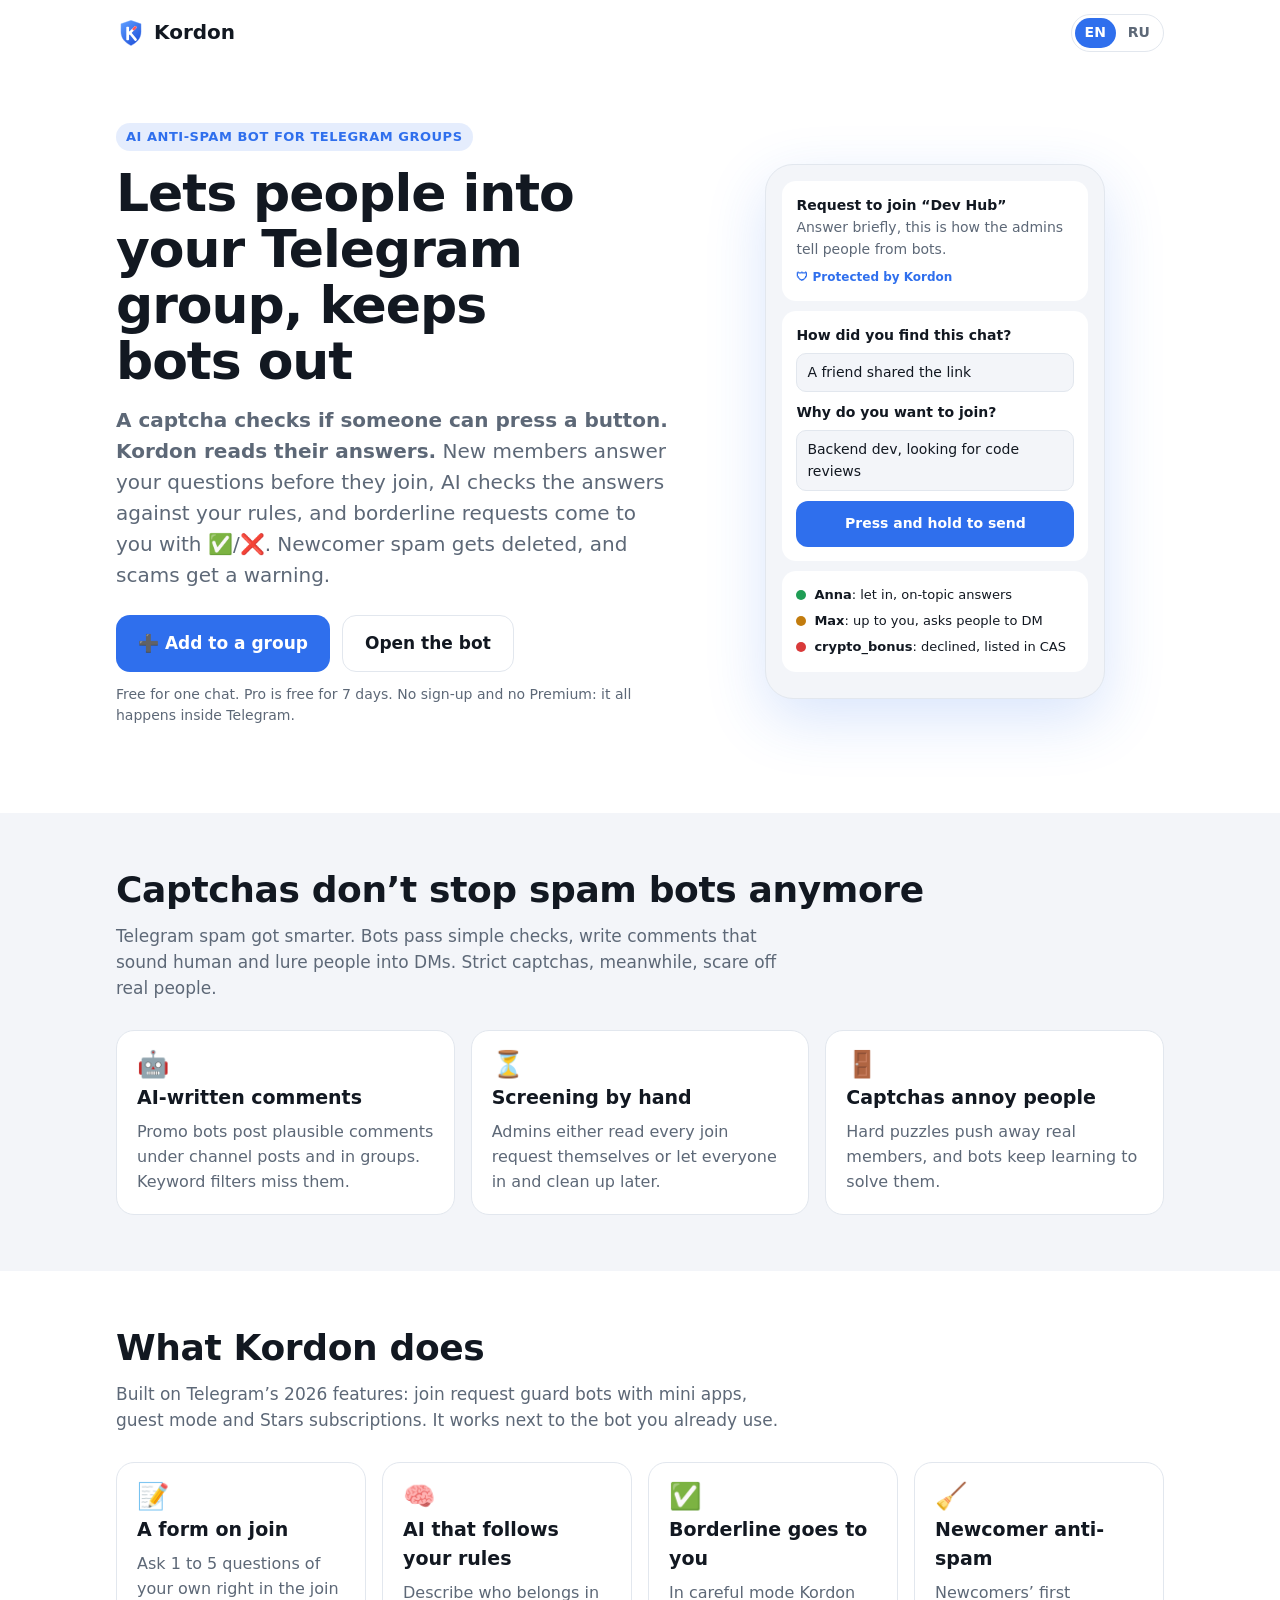
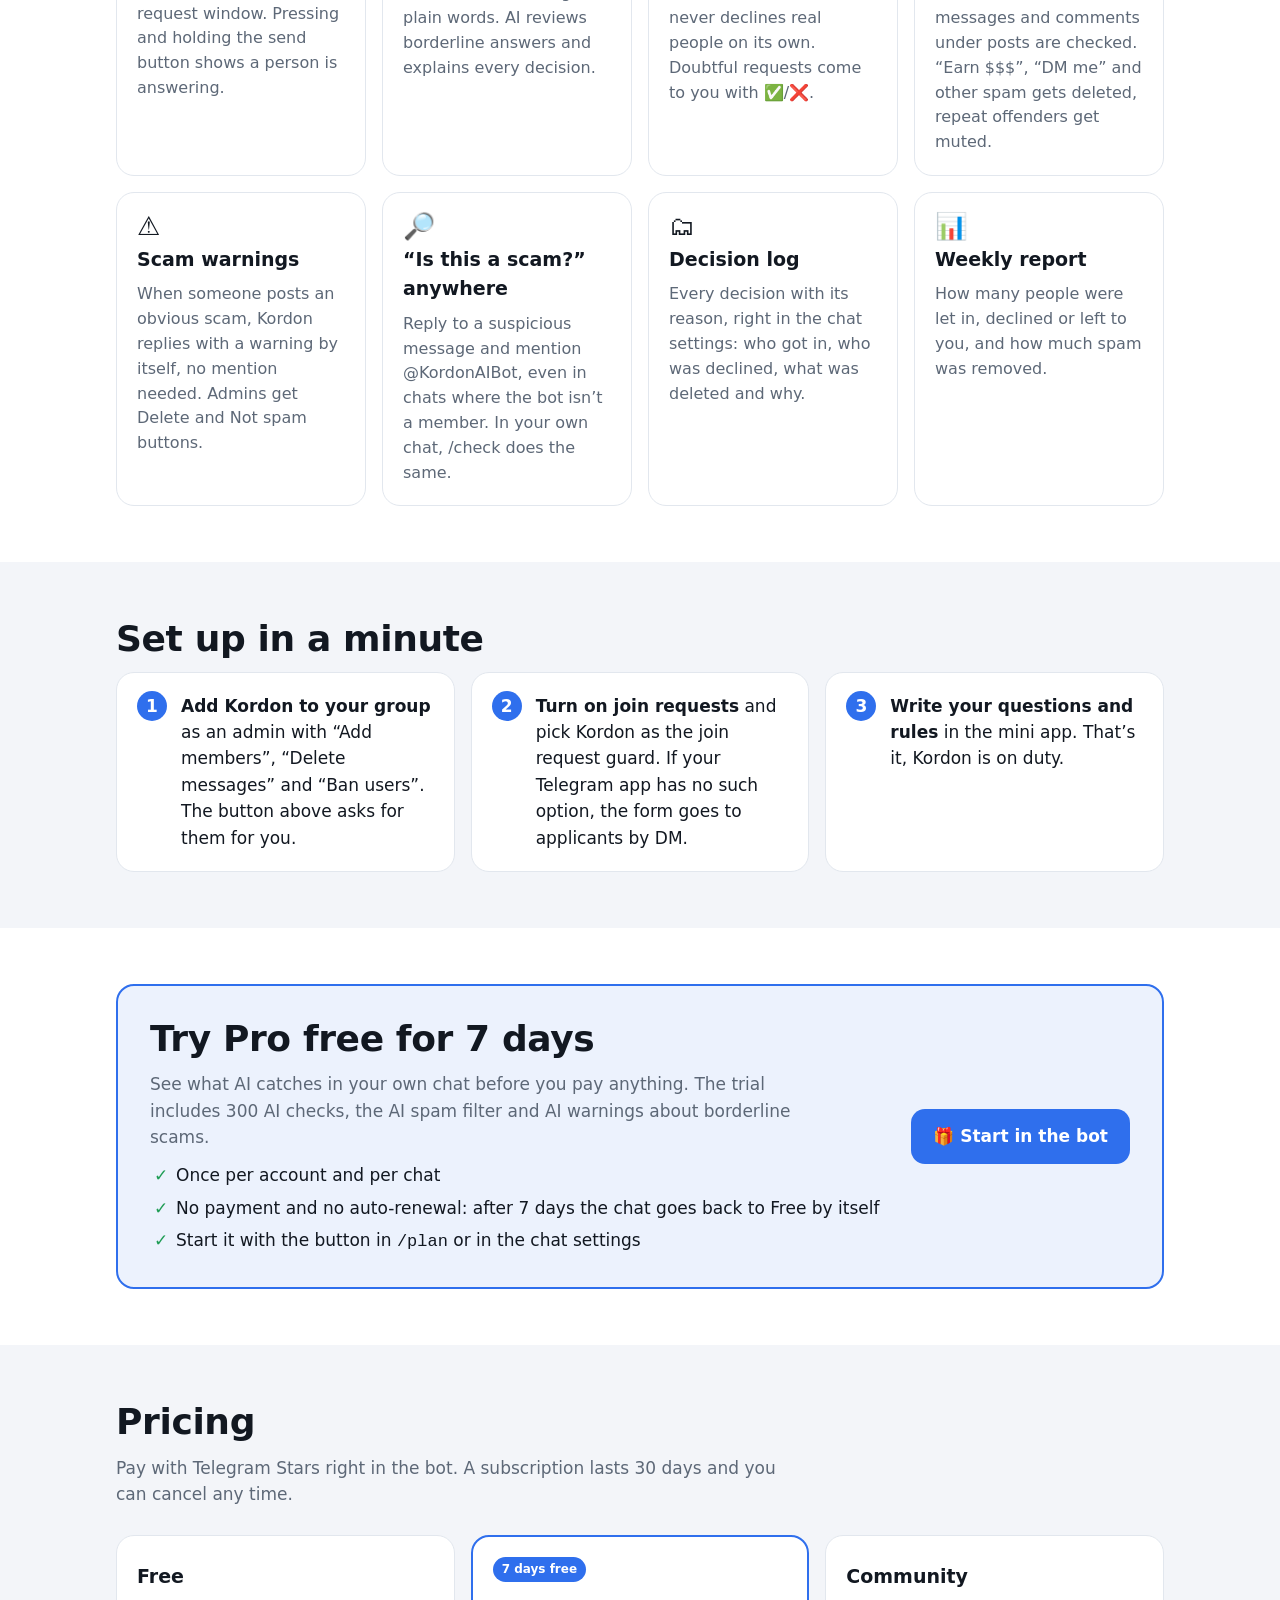
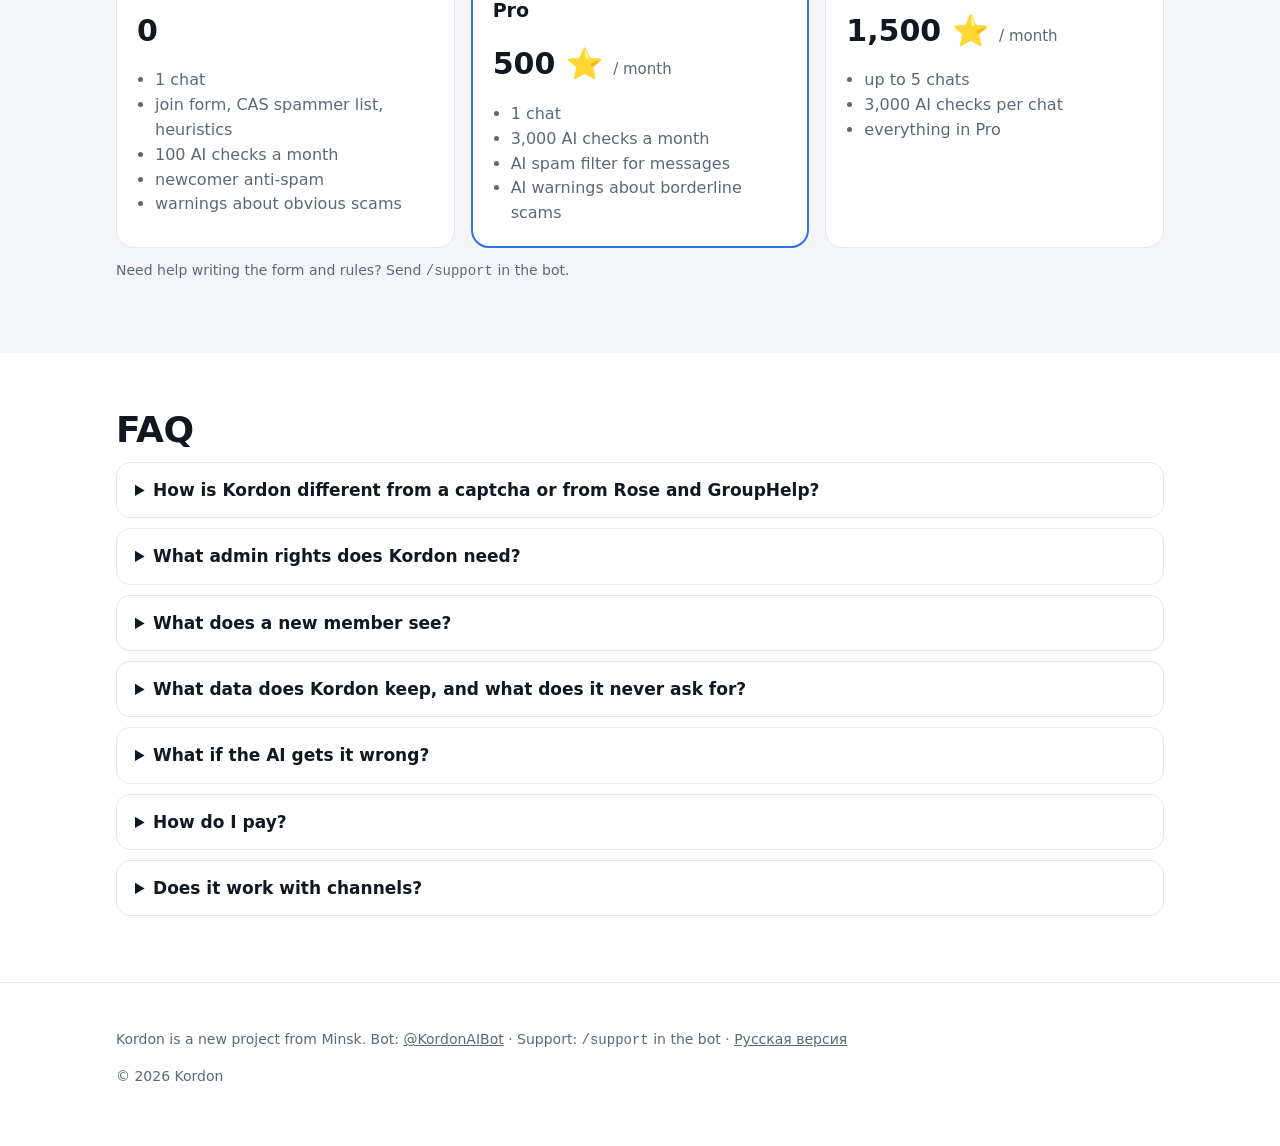
<file: index.html>
<!doctype html>
<html lang="en">
<head>
<meta charset="utf-8">
<meta name="viewport" content="width=device-width, initial-scale=1">
<title>Kordon: Telegram Anti-Spam Bot &amp; Captcha Alternative</title>
<meta name="description" content="AI join request bot for Telegram groups. New members answer your questions, AI checks them against your rules and flags scams. Free for 1 chat.">
<link rel="canonical" href="https://yarik002.github.io/kordon-site/">
<link rel="alternate" hreflang="en" href="https://yarik002.github.io/kordon-site/">
<link rel="alternate" hreflang="ru" href="https://yarik002.github.io/kordon-site/ru/">
<link rel="alternate" hreflang="x-default" href="https://yarik002.github.io/kordon-site/">
<link rel="icon" href="logo.svg" type="image/svg+xml">
<meta property="og:type" content="website">
<meta property="og:site_name" content="Kordon">
<meta property="og:locale" content="en_US">
<meta property="og:locale:alternate" content="ru_RU">
<meta property="og:url" content="https://yarik002.github.io/kordon-site/">
<meta property="og:title" content="Kordon: lets people into your Telegram group, keeps bots out">
<meta property="og:description" content="A captcha checks if someone can press a button. Kordon reads their answers. AI anti-spam and join request guard for Telegram groups.">
<meta property="og:image" content="https://yarik002.github.io/kordon-site/og.png">
<meta property="og:image:width" content="1200">
<meta property="og:image:height" content="630">
<meta property="og:image:alt" content="Kordon logo, a shield with the letter K: people in, bots out">
<meta name="twitter:card" content="summary_large_image">
<meta name="twitter:title" content="Kordon: lets people into your Telegram group, keeps bots out">
<meta name="twitter:description" content="A captcha checks if someone can press a button. Kordon reads their answers. Free for 1 chat.">
<meta name="twitter:image" content="https://yarik002.github.io/kordon-site/og.png">
<meta name="theme-color" content="#0C1D48">
<link rel="stylesheet" href="style.css">
<script type="application/ld+json">
{
  "@context": "https://schema.org",
  "@graph": [
    {
      "@type": "Organization",
      "@id": "https://yarik002.github.io/kordon-site/#org",
      "name": "Kordon",
      "url": "https://yarik002.github.io/kordon-site/",
      "logo": "https://yarik002.github.io/kordon-site/logo.svg",
      "sameAs": ["https://t.me/KordonAIBot"]
    },
    {
      "@type": "SoftwareApplication",
      "name": "Kordon",
      "alternateName": "@KordonAIBot",
      "applicationCategory": "SecurityApplication",
      "operatingSystem": "Telegram",
      "inLanguage": ["en", "ru"],
      "url": "https://yarik002.github.io/kordon-site/",
      "installUrl": "https://t.me/KordonAIBot?start=site",
      "image": "https://yarik002.github.io/kordon-site/og.png",
      "description": "AI anti-spam bot and join request guard for Telegram groups and channels. New members answer the admin's questions, AI checks the answers against the admin's rules, and Kordon warns the chat about scams.",
      "publisher": {"@id": "https://yarik002.github.io/kordon-site/#org"},
      "offers": [
        {"@type": "Offer", "name": "Free", "price": "0", "priceCurrency": "USD", "description": "1 chat, join form, CAS spammer list, heuristics, 100 AI checks a month, warnings about obvious scams."},
        {"@type": "Offer", "name": "Pro", "description": "500 Telegram Stars a month. 1 chat, 3,000 AI checks a month, AI spam filter, AI warnings about borderline scams. 7-day free trial once, no auto-renewal."},
        {"@type": "Offer", "name": "Community", "description": "1,500 Telegram Stars a month. Up to 5 chats, 3,000 AI checks per chat."}
      ]
    },
    {
      "@type": "FAQPage",
      "mainEntity": [
        {"@type": "Question", "name": "How is Kordon different from a captcha or from Rose and GroupHelp?",
         "acceptedAnswer": {"@type": "Answer", "text": "A captcha checks if someone can press a button. Kordon reads their answers and checks them against your rules. Rose and GroupHelp are good at commands, welcome messages and general moderation. Kordon handles the door: it uses Telegram's join request guard slot, so it works next to your current bot, not instead of it. You don't have to switch."}},
        {"@type": "Question", "name": "What admin rights does Kordon need?",
         "acceptedAnswer": {"@type": "Answer", "text": "Three: Add members (to approve join requests), Delete messages (to remove spam) and Ban users (to mute and ban spammers). The Add to group button asks for exactly these. Join requests also need to be turned on in the group settings."}},
        {"@type": "Question", "name": "What does a new member see?",
         "acceptedAnswer": {"@type": "Answer", "text": "When they ask to join, a short form opens right in the join request window, marked Protected by Kordon. They answer your 1 to 5 questions and press and hold to send. If their Telegram app doesn't show the form there yet, Kordon sends the same form by DM. Only the chat's admins see the answers. Nobody needs Telegram Premium."}},
        {"@type": "Question", "name": "What data does Kordon keep, and what does it never ask for?",
         "acceptedAnswer": {"@type": "Answer", "text": "Kordon only sees join requests and messages in chats where it is an admin. Form answers are visible to the chat's admins and are deleted after 30 days. To review borderline cases, the text is sent to an AI provider (Google Gemini or OpenRouter). We don't sell data. Kordon never asks for a crypto wallet, a phone number or login codes. Fake Safeguard-style verification bots ask for these to steal accounts, so if a verification asks for them, it's a scam."}},
        {"@type": "Question", "name": "What if the AI gets it wrong?",
         "acceptedAnswer": {"@type": "Answer", "text": "In careful mode, the default, AI never declines people on its own. Kordon only declines accounts listed in the CAS spammer database automatically. Borderline requests come to you with approve and decline buttons. Every decision has a reason, shown in the notification and in the decision log in the chat settings. Scam warnings come with Delete and Not spam buttons for admins, and Not spam keeps Kordon quiet about that person for a week."}},
        {"@type": "Question", "name": "How do I pay?",
         "acceptedAnswer": {"@type": "Answer", "text": "With Telegram Stars, right in the bot. Pro is 500 Stars and Community is 1,500 Stars for 30 days, and you can cancel any time. You can try Pro for 7 days for free first: once, with no payment and no auto-renewal."}},
        {"@type": "Question", "name": "Does it work with channels?",
         "acceptedAnswer": {"@type": "Answer", "text": "Yes. A private channel with join requests gets the same join form. To protect comments, add Kordon as an admin to the channel's discussion group."}}
      ]
    }
  ]
}
</script>
</head>
<body>
<div class="wrap">
  <header class="top">
    <a class="logo" href="./"><img src="logo.svg" width="30" height="30" alt="Kordon logo">Kordon</a>
    <nav class="langs" aria-label="Language">
      <a href="./" lang="en" aria-current="page">EN</a>
      <a href="ru/" lang="ru" hreflang="ru">RU</a>
    </nav>
  </header>

  <main>
    <div class="hero">
      <div>
        <span class="eyebrow">AI anti-spam bot for Telegram groups</span>
        <h1>Lets people into your Telegram group, keeps bots&nbsp;out</h1>
        <p class="lead"><b>A captcha checks if someone can press a button. Kordon reads their answers.</b> New members answer your questions before they join, AI checks the answers against your rules, and borderline requests come to you with ✅/❌. Newcomer spam gets deleted, and scams get a warning.</p>
        <div class="cta">
          <a class="btn" href="https://t.me/KordonAIBot?startgroup=setup&amp;admin=invite_users+delete_messages+restrict_members">➕ Add to a group</a>
          <a class="btn ghost" href="https://t.me/KordonAIBot?start=site">Open the bot</a>
        </div>
        <p class="note">Free for one chat. Pro is free for 7 days. No sign-up and no Premium: it all happens inside Telegram.</p>
      </div>
      <div class="phone" role="img" aria-label="Example: a join request form and Kordon's decisions">
        <div class="card"><b>Request to join “Dev Hub”</b><br><span class="muted">Answer briefly, this is how the admins tell people from bots.</span><div class="shield">🛡 Protected by Kordon</div></div>
        <div class="card">
          <p class="q">How did you find this chat?</p><div class="a">A friend shared the link</div>
          <p class="q">Why do you want to join?</p><div class="a">Backend dev, looking for code reviews</div>
          <div class="hold">Press and hold to send</div>
        </div>
        <div class="card">
          <div class="verdict"><span class="dot ok"></span><span><b>Anna</b>: let in, on-topic answers</span></div>
          <div class="verdict"><span class="dot warn"></span><span><b>Max</b>: up to you, asks people to DM</span></div>
          <div class="verdict"><span class="dot bad"></span><span><b>crypto_bonus</b>: declined, listed in CAS</span></div>
        </div>
      </div>
    </div>
  </main>
</div>

<section class="alt" id="why">
  <div class="wrap">
    <h2>Captchas don’t stop spam bots anymore</h2>
    <p class="sub">Telegram spam got smarter. Bots pass simple checks, write comments that sound human and lure people into DMs. Strict captchas, meanwhile, scare off real people.</p>
    <div class="grid">
      <div class="tile"><div class="ico">🤖</div><h3>AI-written comments</h3><p>Promo bots post plausible comments under channel posts and in groups. Keyword filters miss them.</p></div>
      <div class="tile"><div class="ico">⏳</div><h3>Screening by hand</h3><p>Admins either read every join request themselves or let everyone in and clean up later.</p></div>
      <div class="tile"><div class="ico">🚪</div><h3>Captchas annoy people</h3><p>Hard puzzles push away real members, and bots keep learning to solve them.</p></div>
    </div>
  </div>
</section>

<section id="features">
  <div class="wrap">
    <h2>What Kordon does</h2>
    <p class="sub">Built on Telegram’s 2026 features: join request guard bots with mini apps, guest mode and Stars subscriptions. It works next to the bot you already use.</p>
    <div class="grid">
      <div class="tile"><div class="ico">📝</div><h3>A form on join</h3><p>Ask 1 to 5 questions of your own right in the join request window. Pressing and holding the send button shows a person is answering.</p></div>
      <div class="tile"><div class="ico">🧠</div><h3>AI that follows your rules</h3><p>Describe who belongs in plain words. AI reviews borderline answers and explains every decision.</p></div>
      <div class="tile"><div class="ico">✅</div><h3>Borderline goes to you</h3><p>In careful mode Kordon never declines real people on its own. Doubtful requests come to you with ✅/❌.</p></div>
      <div class="tile"><div class="ico">🧹</div><h3>Newcomer anti-spam</h3><p>Newcomers’ first messages and comments under posts are checked. “Earn $$$”, “DM me” and other spam gets deleted, repeat offenders get muted.</p></div>
      <div class="tile"><div class="ico">⚠️</div><h3>Scam warnings</h3><p>When someone posts an obvious scam, Kordon replies with a warning by itself, no mention needed. Admins get Delete and Not spam buttons.</p></div>
      <div class="tile"><div class="ico">🔎</div><h3>“Is this a scam?” anywhere</h3><p>Reply to a suspicious message and mention @KordonAIBot, even in chats where the bot isn’t a member. In your own chat, /check does the same.</p></div>
      <div class="tile"><div class="ico">🗂</div><h3>Decision log</h3><p>Every decision with its reason, right in the chat settings: who got in, who was declined, what was deleted and why.</p></div>
      <div class="tile"><div class="ico">📊</div><h3>Weekly report</h3><p>How many people were let in, declined or left to you, and how much spam was removed.</p></div>
    </div>
  </div>
</section>

<section class="alt" id="how">
  <div class="wrap">
    <h2>Set up in a minute</h2>
    <ol class="steps">
      <li><b>Add Kordon to your group</b> as an admin with “Add members”, “Delete messages” and “Ban users”. The button above asks for them for you.</li>
      <li><b>Turn on join requests</b> and pick Kordon as the join request guard. If your Telegram app has no such option, the form goes to applicants by DM.</li>
      <li><b>Write your questions and rules</b> in the mini app. That’s it, Kordon is on duty.</li>
    </ol>
  </div>
</section>

<section id="trial">
  <div class="wrap">
    <div class="trial">
      <div>
        <h2>Try Pro free for 7 days</h2>
        <p>See what AI catches in your own chat before you pay anything. The trial includes 300 AI checks, the AI spam filter and AI warnings about borderline scams.</p>
        <ul class="checks">
          <li>Once per account and per chat</li>
          <li>No payment and no auto-renewal: after 7 days the chat goes back to Free by itself</li>
          <li>Start it with the button in <code>/plan</code> or in the chat settings</li>
        </ul>
      </div>
      <a class="btn" href="https://t.me/KordonAIBot?start=site">🎁 Start in the bot</a>
    </div>
  </div>
</section>

<section class="alt" id="pricing">
  <div class="wrap">
    <h2>Pricing</h2>
    <p class="sub">Pay with Telegram Stars right in the bot. A subscription lasts 30 days and you can cancel any time.</p>
    <div class="grid">
      <div class="tile price"><h3>Free</h3><div class="amount">0</div><ul><li>1 chat</li><li>join form, CAS spammer list, heuristics</li><li>100 AI checks a month</li><li>newcomer anti-spam</li><li>warnings about obvious scams</li></ul></div>
      <div class="tile price hot"><span class="tag">7 days free</span><h3>Pro</h3><div class="amount">500 ⭐ <small>/ month</small></div><ul><li>1 chat</li><li>3,000 AI checks a month</li><li>AI spam filter for messages</li><li>AI warnings about borderline scams</li></ul></div>
      <div class="tile price"><h3>Community</h3><div class="amount">1,500 ⭐ <small>/ month</small></div><ul><li>up to 5 chats</li><li>3,000 AI checks per chat</li><li>everything in Pro</li></ul></div>
    </div>
    <p class="note">Need help writing the form and rules? Send <code>/support</code> in the bot.</p>
  </div>
</section>

<section id="faq">
  <div class="wrap">
    <h2>FAQ</h2>
    <details><summary>How is Kordon different from a captcha or from Rose and GroupHelp?</summary><p>A captcha checks if someone can press a button. Kordon reads their answers and checks them against your rules. Rose and GroupHelp are good at commands, welcome messages and general moderation. Kordon handles the door: it uses Telegram’s join request guard slot, so it works next to your current bot, not instead of it. You don’t have to switch.</p></details>
    <details><summary>What admin rights does Kordon need?</summary><p>Three: “Add members” (to approve join requests), “Delete messages” (to remove spam) and “Ban users” (to mute and ban spammers). The Add to group button asks for exactly these. Join requests also need to be turned on in the group settings.</p></details>
    <details><summary>What does a new member see?</summary><p>When they ask to join, a short form opens right in the join request window, marked “Protected by Kordon”. They answer your 1 to 5 questions and press and hold to send. If their Telegram app doesn’t show the form there yet, Kordon sends the same form by DM. Only the chat’s admins see the answers. Nobody needs Telegram Premium.</p></details>
    <details><summary>What data does Kordon keep, and what does it never ask for?</summary><p>Kordon only sees join requests and messages in chats where it is an admin. Form answers are visible to the chat’s admins and are deleted after 30 days. To review borderline cases, the text is sent to an AI provider (Google Gemini or OpenRouter). We don’t sell data.</p><p><b>Kordon never asks for a crypto wallet, a phone number or login codes.</b> Fake “Safeguard”-style verification bots ask for these to steal accounts, so if a verification asks for them, it’s a scam.</p></details>
    <details><summary>What if the AI gets it wrong?</summary><p>In careful mode, the default, AI never declines people on its own. Kordon only declines accounts listed in the CAS spammer database automatically. Borderline requests come to you with ✅/❌. Every decision has a reason, shown in the notification and in the decision log in the chat settings. Scam warnings come with “Delete” and “Not spam” buttons for admins, and “Not spam” keeps Kordon quiet about that person for a week.</p></details>
    <details><summary>How do I pay?</summary><p>With Telegram Stars, right in the bot. Pro is 500 ⭐ and Community is 1,500 ⭐ for 30 days, and you can cancel any time. You can try Pro for 7 days for free first: once, with no payment and no auto-renewal.</p></details>
    <details><summary>Does it work with channels?</summary><p>Yes. A private channel with join requests gets the same join form. To protect comments, add Kordon as an admin to the channel’s discussion group.</p></details>
  </div>
</section>

<footer>
  <div class="wrap">
    <p>Kordon is a new project from Minsk. Bot: <a href="https://t.me/KordonAIBot?start=site">@KordonAIBot</a> · Support: <code>/support</code> in the bot · <a href="ru/" hreflang="ru" lang="ru">Русская версия</a></p>
    <p>© 2026 Kordon</p>
  </div>
</footer>
</body>
</html>
</file>
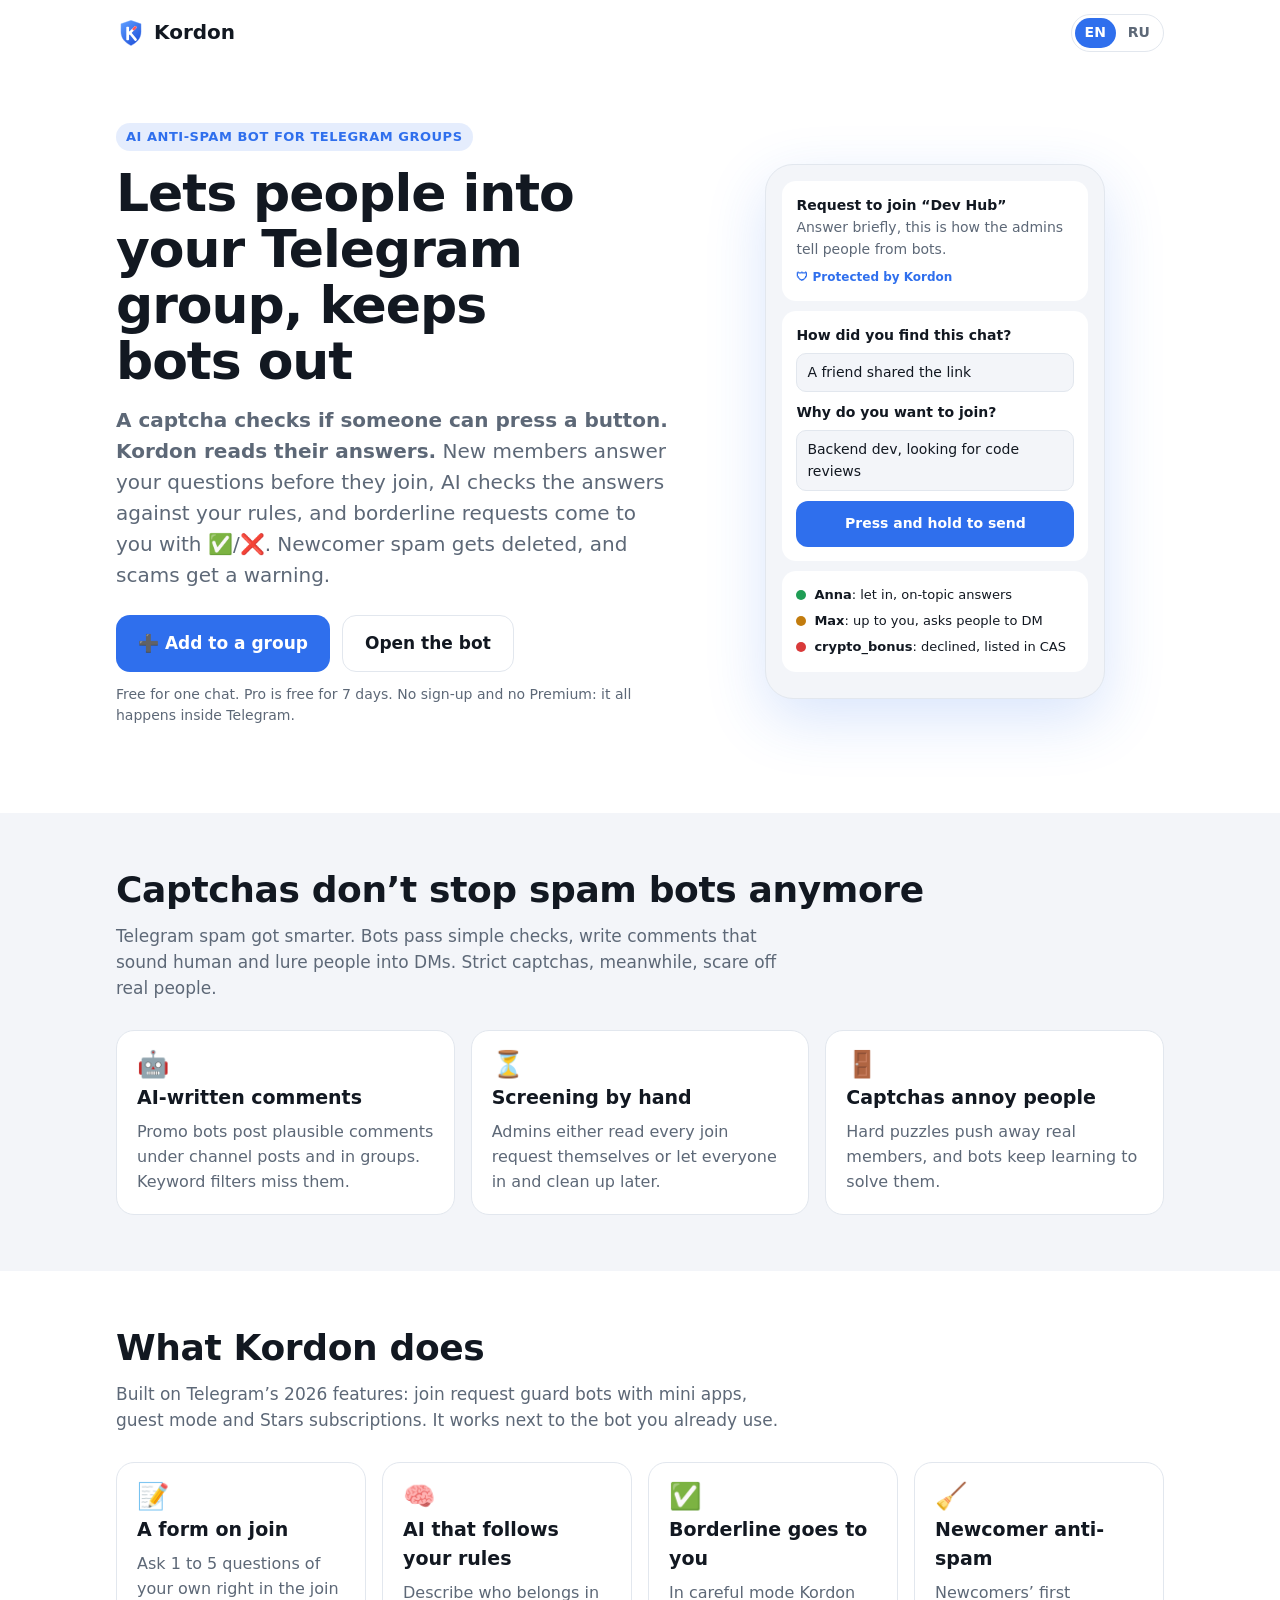
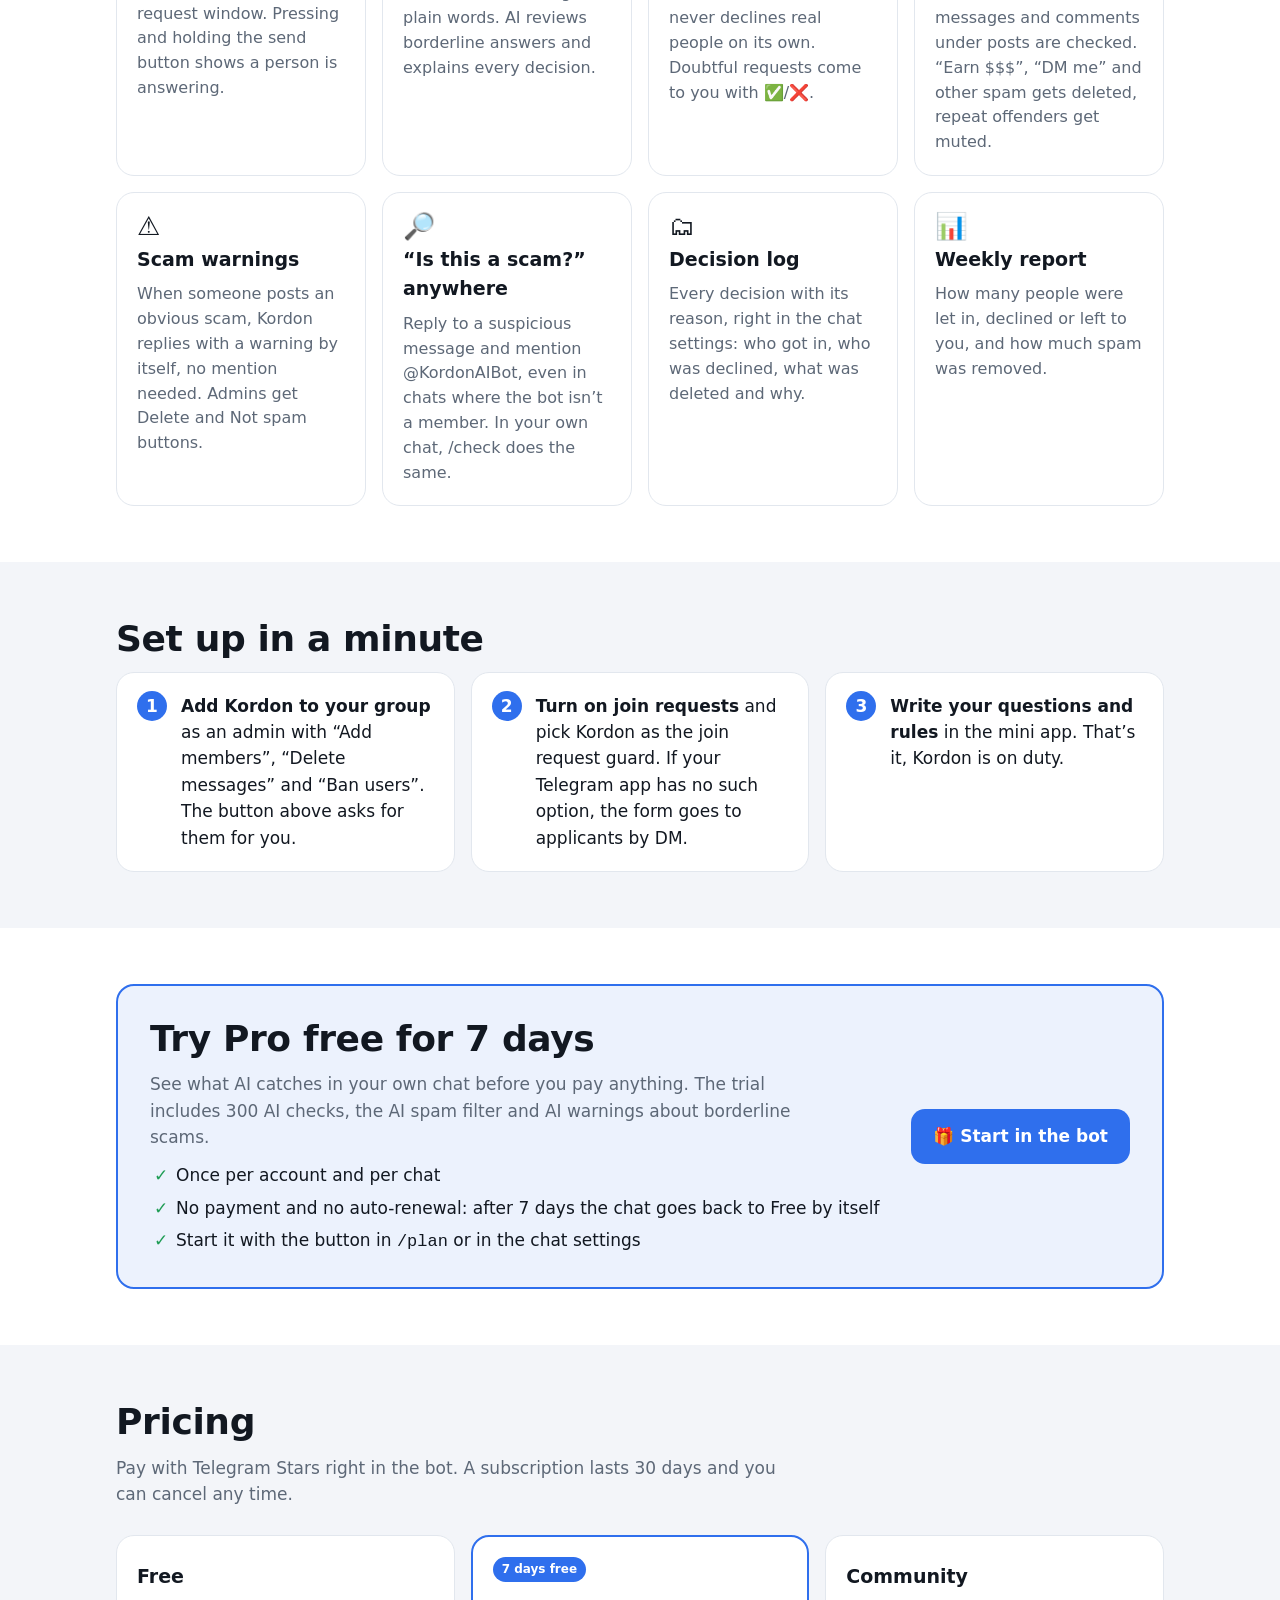
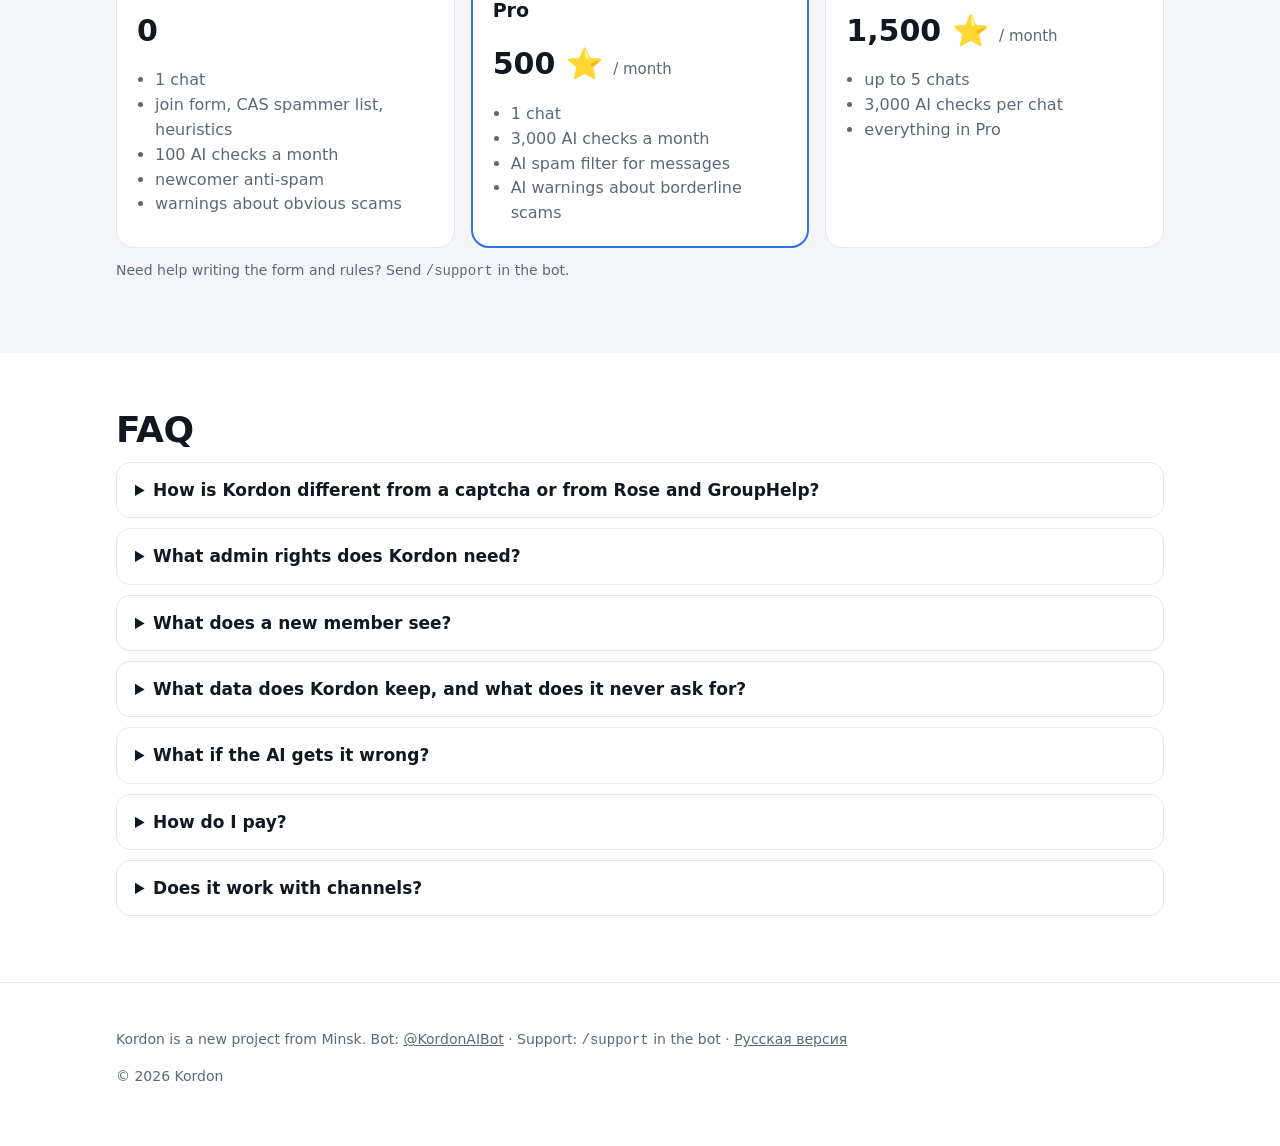
<file: en/index.html>
<!doctype html>
<html lang="en">
<head>
<meta charset="utf-8">
<meta name="viewport" content="width=device-width, initial-scale=1">
<title>Kordon has moved</title>
<link rel="canonical" href="https://yarik002.github.io/kordon-site/">
<meta http-equiv="refresh" content="0; url=../">
<link rel="icon" href="../logo.svg" type="image/svg+xml">
<style>:root{color-scheme:light dark}body{margin:0;padding:48px 16px;font:17px/1.5 system-ui,sans-serif;text-align:center;background:Canvas;color:CanvasText}</style>
</head>
<body>
<p>The English page of Kordon now lives at the main address.</p>
<p><a href="../">Go to the Kordon homepage</a></p>
</body>
</html>
</file>
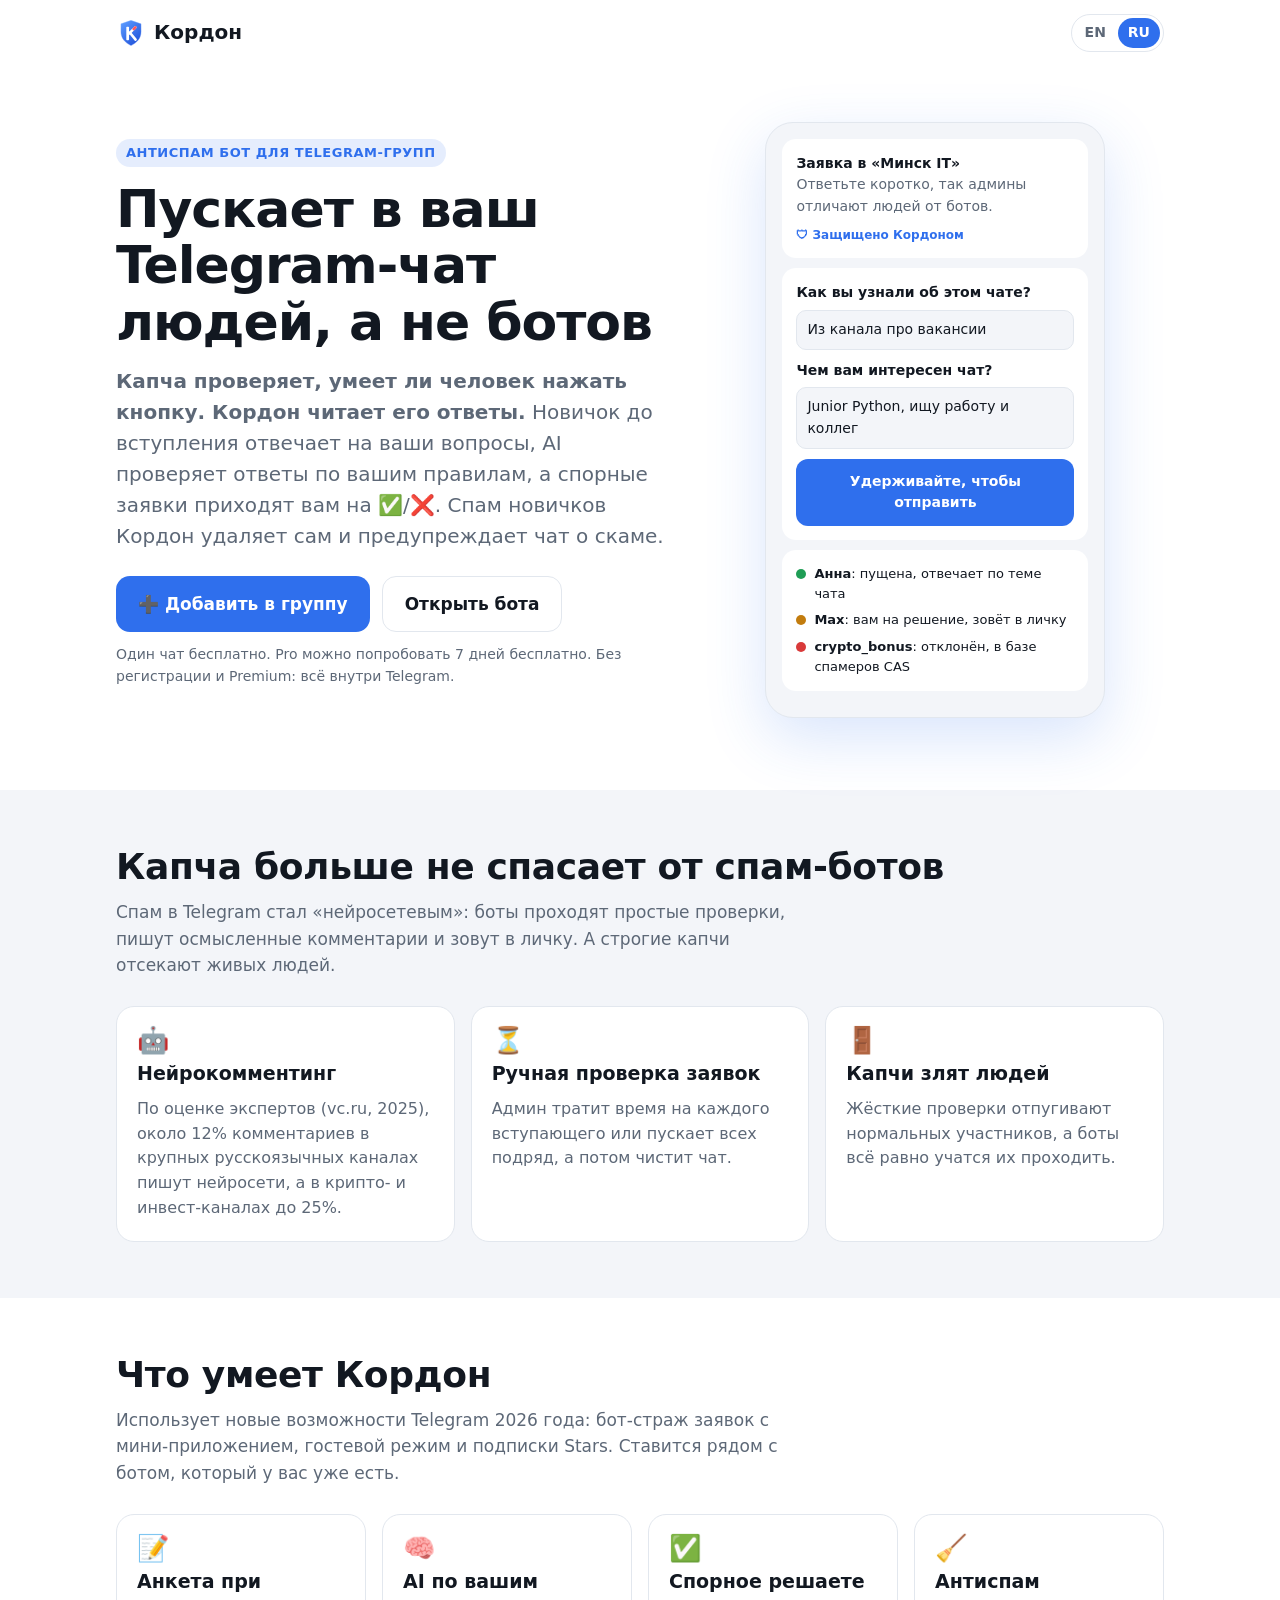
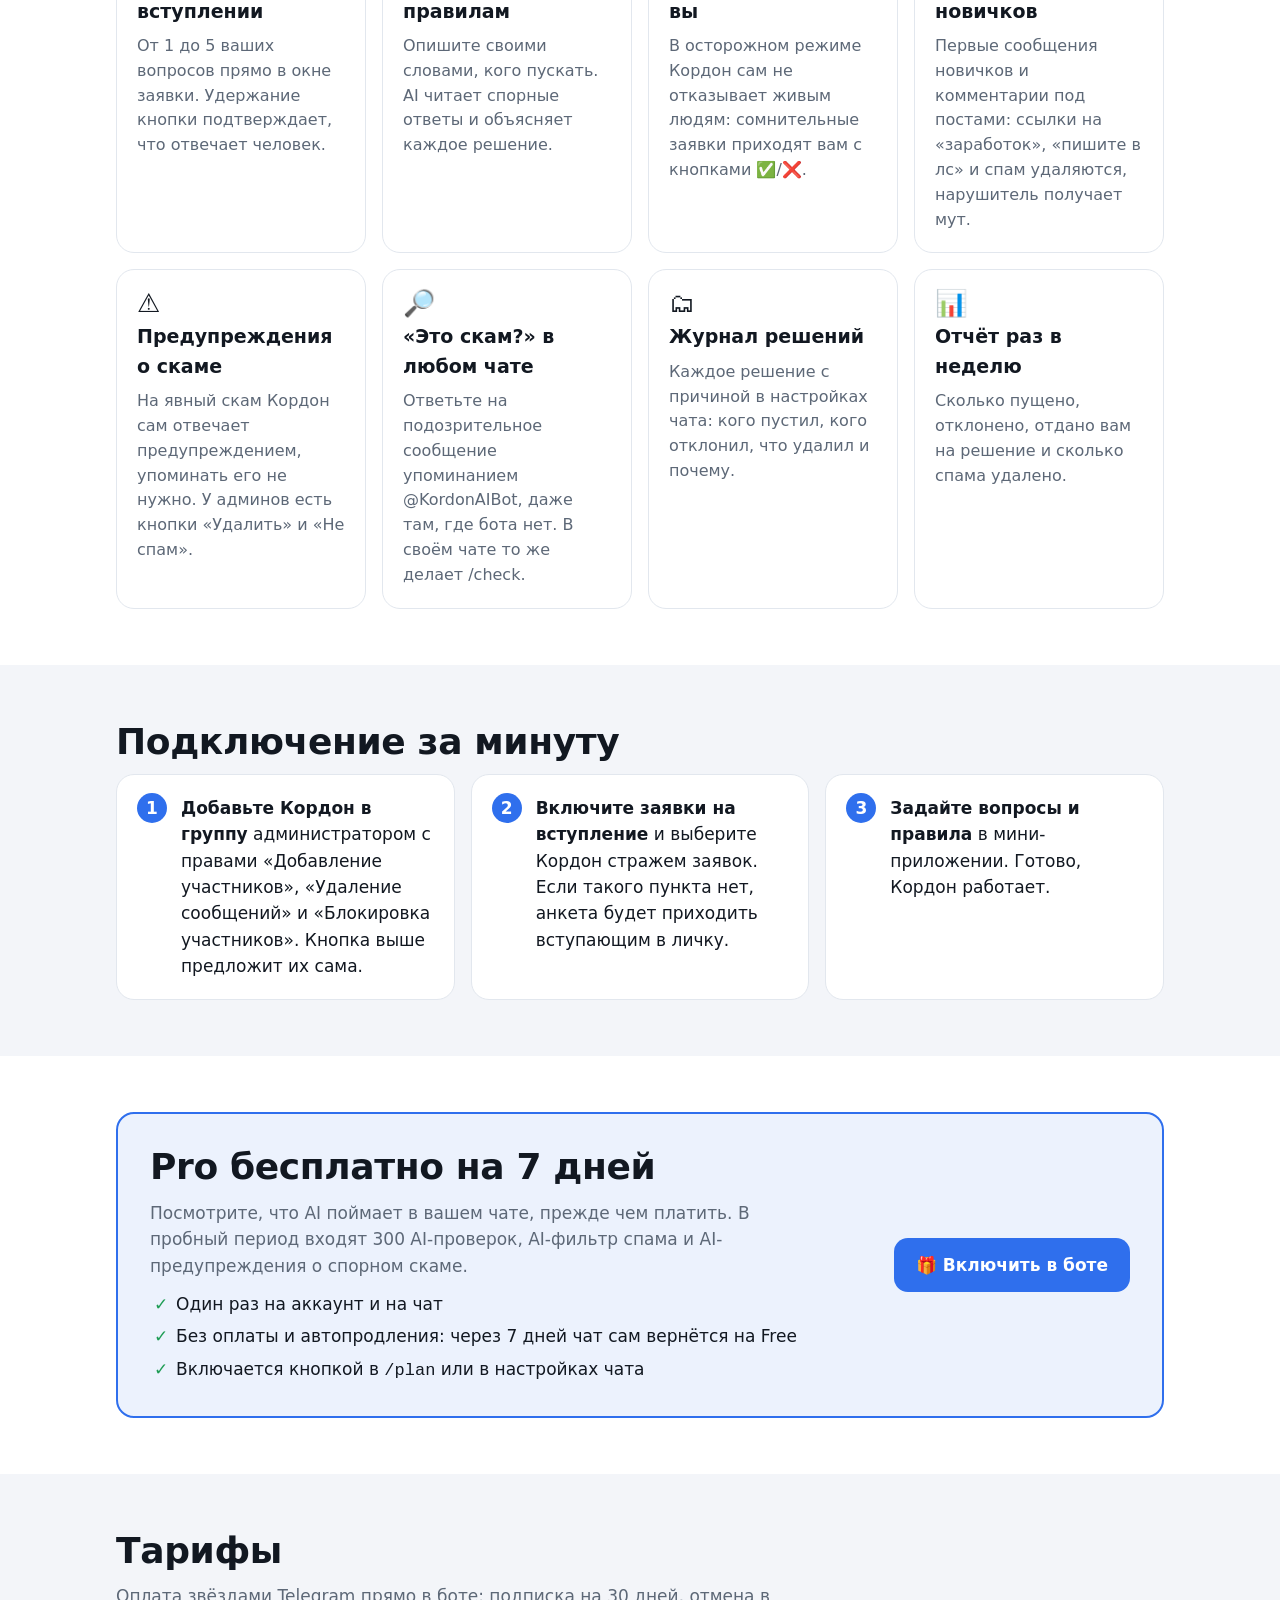
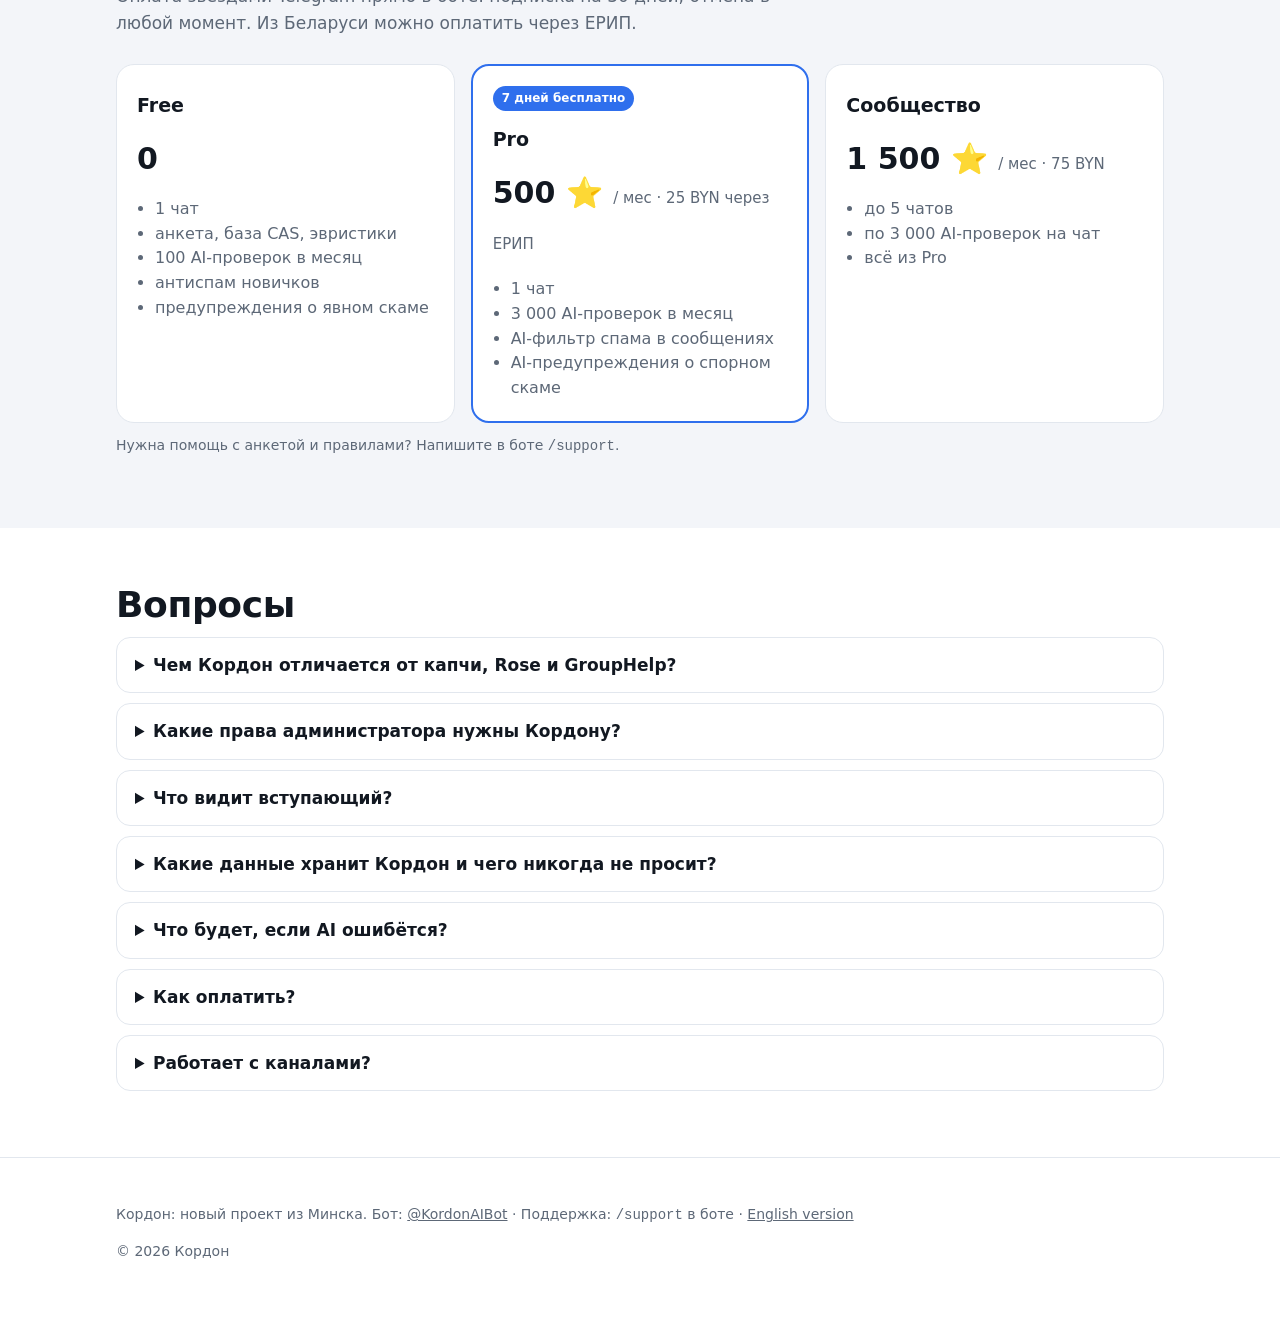
<file: ru/index.html>
<!doctype html>
<html lang="ru">
<head>
<meta charset="utf-8">
<meta name="viewport" content="width=device-width, initial-scale=1">
<title>Кордон: антиспам бот для Telegram с анкетой при вступлении</title>
<meta name="description" content="Антиспам бот для Telegram-групп: анкета при вступлении вместо капчи, AI проверяет ответы по вашим правилам и предупреждает о скаме. Один чат бесплатно.">
<link rel="canonical" href="https://yarik002.github.io/kordon-site/ru/">
<link rel="alternate" hreflang="en" href="https://yarik002.github.io/kordon-site/">
<link rel="alternate" hreflang="ru" href="https://yarik002.github.io/kordon-site/ru/">
<link rel="alternate" hreflang="x-default" href="https://yarik002.github.io/kordon-site/">
<link rel="icon" href="../logo.svg" type="image/svg+xml">
<meta property="og:type" content="website">
<meta property="og:site_name" content="Кордон">
<meta property="og:locale" content="ru_RU">
<meta property="og:locale:alternate" content="en_US">
<meta property="og:url" content="https://yarik002.github.io/kordon-site/ru/">
<meta property="og:title" content="Кордон: пускает в Telegram-чат людей, а не ботов">
<meta property="og:description" content="Капча проверяет, умеет ли человек нажать кнопку. Кордон читает его ответы. AI-антиспам и анкета при вступлении для Telegram-групп.">
<meta property="og:image" content="https://yarik002.github.io/kordon-site/og.png">
<meta property="og:image:width" content="1200">
<meta property="og:image:height" content="630">
<meta property="og:image:alt" content="Логотип Кордона, щит с буквой К: пускает в чат людей, а не ботов">
<meta name="twitter:card" content="summary_large_image">
<meta name="twitter:title" content="Кордон: пускает в Telegram-чат людей, а не ботов">
<meta name="twitter:description" content="Капча проверяет, умеет ли человек нажать кнопку. Кордон читает его ответы. Один чат бесплатно.">
<meta name="twitter:image" content="https://yarik002.github.io/kordon-site/og.png">
<meta name="theme-color" content="#0C1D48">
<link rel="stylesheet" href="../style.css">
<script type="application/ld+json">
{
  "@context": "https://schema.org",
  "@graph": [
    {
      "@type": "Organization",
      "@id": "https://yarik002.github.io/kordon-site/#org",
      "name": "Kordon",
      "alternateName": "Кордон",
      "url": "https://yarik002.github.io/kordon-site/",
      "logo": "https://yarik002.github.io/kordon-site/logo.svg",
      "sameAs": ["https://t.me/KordonAIBot"]
    },
    {
      "@type": "SoftwareApplication",
      "name": "Кордон",
      "alternateName": ["Kordon", "@KordonAIBot"],
      "applicationCategory": "SecurityApplication",
      "operatingSystem": "Telegram",
      "inLanguage": ["ru", "en"],
      "url": "https://yarik002.github.io/kordon-site/ru/",
      "installUrl": "https://t.me/KordonAIBot?start=site_ru",
      "image": "https://yarik002.github.io/kordon-site/og.png",
      "description": "Антиспам бот и страж заявок для Telegram-групп и каналов. Новички отвечают на вопросы админа, AI проверяет ответы по правилам админа, а Кордон предупреждает чат о скаме.",
      "publisher": {"@id": "https://yarik002.github.io/kordon-site/#org"},
      "offers": [
        {"@type": "Offer", "name": "Free", "price": "0", "priceCurrency": "BYN", "description": "1 чат, анкета, база спамеров CAS, эвристики, 100 AI-проверок в месяц, предупреждения о явном скаме."},
        {"@type": "Offer", "name": "Pro", "description": "500 Telegram Stars в месяц (25 BYN через ЕРИП). 1 чат, 3 000 AI-проверок в месяц, AI-фильтр спама, AI-предупреждения о спорном скаме. Пробный период 7 дней бесплатно, один раз, без автопродления."},
        {"@type": "Offer", "name": "Сообщество", "description": "1 500 Telegram Stars в месяц (75 BYN через ЕРИП). До 5 чатов, по 3 000 AI-проверок на чат."}
      ]
    },
    {
      "@type": "FAQPage",
      "mainEntity": [
        {"@type": "Question", "name": "Чем Кордон отличается от капчи, Rose и GroupHelp?",
         "acceptedAnswer": {"@type": "Answer", "text": "Капча проверяет, умеет ли человек нажать кнопку. Кордон читает его ответы и сверяет с вашими правилами. Rose и GroupHelp хороши в командах, приветствиях и общей модерации. Кордон отвечает за вход: он занимает в Telegram отдельное место стража заявок, поэтому работает рядом с вашим ботом, а не вместо него. Менять бота не нужно."}},
        {"@type": "Question", "name": "Какие права администратора нужны Кордону?",
         "acceptedAnswer": {"@type": "Answer", "text": "Три: Добавление участников (чтобы пускать по заявкам), Удаление сообщений (чтобы убирать спам) и Блокировка участников (мут и бан спамеров). Кнопка Добавить в группу сама предложит именно их. Ещё в настройках группы нужно включить заявки на вступление."}},
        {"@type": "Question", "name": "Что видит вступающий?",
         "acceptedAnswer": {"@type": "Answer", "text": "Когда человек подаёт заявку, прямо в её окне открывается короткая анкета с пометкой Защищено Кордоном. Он отвечает на ваши вопросы (от 1 до 5) и удерживает кнопку, чтобы отправить. Если его приложение Telegram пока не показывает анкету в окне заявки, Кордон пришлёт ту же анкету в личку. Ответы видят только админы чата. Telegram Premium не нужен никому."}},
        {"@type": "Question", "name": "Какие данные хранит Кордон и чего никогда не просит?",
         "acceptedAnswer": {"@type": "Answer", "text": "Кордон видит только заявки и сообщения в чатах, где он администратор. Ответы анкет видят админы чата, через 30 дней они удаляются. Для проверки спорных случаев текст отправляется AI-провайдеру (Google Gemini или OpenRouter). Мы не продаём данные. Кордон никогда не просит криптокошелёк, номер телефона или коды входа. Это делают поддельные боты-верификаторы вроде Safeguard, чтобы украсть аккаунт, поэтому если проверка просит такое, это скам."}},
        {"@type": "Question", "name": "Что будет, если AI ошибётся?",
         "acceptedAnswer": {"@type": "Answer", "text": "В осторожном режиме (он по умолчанию) AI сам людям не отказывает. Автоматически Кордон отклоняет только аккаунты из базы спамеров CAS, а спорные заявки приходят вам с кнопками пустить и отклонить. У каждого решения есть причина: она видна в уведомлении и в журнале решений в настройках чата. У предупреждений о скаме есть кнопки Удалить и Не спам для админов, а Не спам выключает предупреждения об этом человеке на неделю."}},
        {"@type": "Question", "name": "Как оплатить?",
         "acceptedAnswer": {"@type": "Answer", "text": "Звёздами Telegram прямо в боте: Pro 500 звёзд, Сообщество 1 500 звёзд за 30 дней, отмена в любой момент. Из Беларуси можно оплатить через ЕРИП: 25 BYN или 75 BYN в месяц, напишите в боте /support с названием тарифа. Pro можно сначала попробовать 7 дней бесплатно: один раз, без оплаты и автопродления."}},
        {"@type": "Question", "name": "Работает с каналами?",
         "acceptedAnswer": {"@type": "Answer", "text": "Да. В закрытом канале с заявками работает та же анкета при вступлении. Чтобы защитить комментарии, добавьте Кордон администратором в группу обсуждений канала."}}
      ]
    }
  ]
}
</script>
</head>
<body>
<div class="wrap">
  <header class="top">
    <a class="logo" href="./"><img src="../logo.svg" width="30" height="30" alt="Логотип Кордона">Кордон</a>
    <nav class="langs" aria-label="Язык">
      <a href="../" lang="en" hreflang="en">EN</a>
      <a href="./" lang="ru" aria-current="page">RU</a>
    </nav>
  </header>

  <main>
    <div class="hero">
      <div>
        <span class="eyebrow">Антиспам бот для Telegram-групп</span>
        <h1>Пускает в ваш Telegram-чат людей, а&nbsp;не&nbsp;ботов</h1>
        <p class="lead"><b>Капча проверяет, умеет ли человек нажать кнопку. Кордон читает его ответы.</b> Новичок до вступления отвечает на ваши вопросы, AI проверяет ответы по вашим правилам, а спорные заявки приходят вам на ✅/❌. Спам новичков Кордон удаляет сам и предупреждает чат о скаме.</p>
        <div class="cta">
          <a class="btn" href="https://t.me/KordonAIBot?startgroup=setup&amp;admin=invite_users+delete_messages+restrict_members">➕ Добавить в группу</a>
          <a class="btn ghost" href="https://t.me/KordonAIBot?start=site_ru">Открыть бота</a>
        </div>
        <p class="note">Один чат бесплатно. Pro можно попробовать 7 дней бесплатно. Без регистрации и Premium: всё внутри Telegram.</p>
      </div>
      <div class="phone" role="img" aria-label="Пример: анкета вступающего и решения Кордона">
        <div class="card"><b>Заявка в «Минск IT»</b><br><span class="muted">Ответьте коротко, так админы отличают людей от ботов.</span><div class="shield">🛡 Защищено Кордоном</div></div>
        <div class="card">
          <p class="q">Как вы узнали об этом чате?</p><div class="a">Из канала про вакансии</div>
          <p class="q">Чем вам интересен чат?</p><div class="a">Junior Python, ищу работу и коллег</div>
          <div class="hold">Удерживайте, чтобы отправить</div>
        </div>
        <div class="card">
          <div class="verdict"><span class="dot ok"></span><span><b>Анна</b>: пущена, отвечает по теме чата</span></div>
          <div class="verdict"><span class="dot warn"></span><span><b>Max</b>: вам на решение, зовёт в личку</span></div>
          <div class="verdict"><span class="dot bad"></span><span><b>crypto_bonus</b>: отклонён, в базе спамеров CAS</span></div>
        </div>
      </div>
    </div>
  </main>
</div>

<section class="alt" id="why">
  <div class="wrap">
    <h2>Капча больше не спасает от спам-ботов</h2>
    <p class="sub">Спам в Telegram стал «нейросетевым»: боты проходят простые проверки, пишут осмысленные комментарии и зовут в личку. А строгие капчи отсекают живых людей.</p>
    <div class="grid">
      <div class="tile"><div class="ico">🤖</div><h3>Нейрокомментинг</h3><p>По оценке экспертов (vc.ru, 2025), около 12% комментариев в крупных русскоязычных каналах пишут нейросети, а в крипто- и инвест-каналах до 25%.</p></div>
      <div class="tile"><div class="ico">⏳</div><h3>Ручная проверка заявок</h3><p>Админ тратит время на каждого вступающего или пускает всех подряд, а потом чистит чат.</p></div>
      <div class="tile"><div class="ico">🚪</div><h3>Капчи злят людей</h3><p>Жёсткие проверки отпугивают нормальных участников, а боты всё равно учатся их проходить.</p></div>
    </div>
  </div>
</section>

<section id="features">
  <div class="wrap">
    <h2>Что умеет Кордон</h2>
    <p class="sub">Использует новые возможности Telegram 2026 года: бот-страж заявок с мини-приложением, гостевой режим и подписки Stars. Ставится рядом с ботом, который у вас уже есть.</p>
    <div class="grid">
      <div class="tile"><div class="ico">📝</div><h3>Анкета при вступлении</h3><p>От 1 до 5 ваших вопросов прямо в окне заявки. Удержание кнопки подтверждает, что отвечает человек.</p></div>
      <div class="tile"><div class="ico">🧠</div><h3>AI по вашим правилам</h3><p>Опишите своими словами, кого пускать. AI читает спорные ответы и объясняет каждое решение.</p></div>
      <div class="tile"><div class="ico">✅</div><h3>Спорное решаете вы</h3><p>В осторожном режиме Кордон сам не отказывает живым людям: сомнительные заявки приходят вам с кнопками ✅/❌.</p></div>
      <div class="tile"><div class="ico">🧹</div><h3>Антиспам новичков</h3><p>Первые сообщения новичков и комментарии под постами: ссылки на «заработок», «пишите в лс» и спам удаляются, нарушитель получает мут.</p></div>
      <div class="tile"><div class="ico">⚠️</div><h3>Предупреждения о скаме</h3><p>На явный скам Кордон сам отвечает предупреждением, упоминать его не нужно. У админов есть кнопки «Удалить» и «Не спам».</p></div>
      <div class="tile"><div class="ico">🔎</div><h3>«Это скам?» в любом чате</h3><p>Ответьте на подозрительное сообщение упоминанием @KordonAIBot, даже там, где бота нет. В своём чате то же делает /check.</p></div>
      <div class="tile"><div class="ico">🗂</div><h3>Журнал решений</h3><p>Каждое решение с причиной в настройках чата: кого пустил, кого отклонил, что удалил и почему.</p></div>
      <div class="tile"><div class="ico">📊</div><h3>Отчёт раз в неделю</h3><p>Сколько пущено, отклонено, отдано вам на решение и сколько спама удалено.</p></div>
    </div>
  </div>
</section>

<section class="alt" id="how">
  <div class="wrap">
    <h2>Подключение за минуту</h2>
    <ol class="steps">
      <li><b>Добавьте Кордон в группу</b> администратором с правами «Добавление участников», «Удаление сообщений» и «Блокировка участников». Кнопка выше предложит их сама.</li>
      <li><b>Включите заявки на вступление</b> и выберите Кордон стражем заявок. Если такого пункта нет, анкета будет приходить вступающим в личку.</li>
      <li><b>Задайте вопросы и правила</b> в мини-приложении. Готово, Кордон работает.</li>
    </ol>
  </div>
</section>

<section id="trial">
  <div class="wrap">
    <div class="trial">
      <div>
        <h2>Pro бесплатно на 7 дней</h2>
        <p>Посмотрите, что AI поймает в вашем чате, прежде чем платить. В пробный период входят 300 AI-проверок, AI-фильтр спама и AI-предупреждения о спорном скаме.</p>
        <ul class="checks">
          <li>Один раз на аккаунт и на чат</li>
          <li>Без оплаты и автопродления: через 7 дней чат сам вернётся на Free</li>
          <li>Включается кнопкой в <code>/plan</code> или в настройках чата</li>
        </ul>
      </div>
      <a class="btn" href="https://t.me/KordonAIBot?start=site_ru">🎁 Включить в боте</a>
    </div>
  </div>
</section>

<section class="alt" id="pricing">
  <div class="wrap">
    <h2>Тарифы</h2>
    <p class="sub">Оплата звёздами Telegram прямо в боте: подписка на 30 дней, отмена в любой момент. Из Беларуси можно оплатить через ЕРИП.</p>
    <div class="grid">
      <div class="tile price"><h3>Free</h3><div class="amount">0</div><ul><li>1 чат</li><li>анкета, база CAS, эвристики</li><li>100 AI-проверок в месяц</li><li>антиспам новичков</li><li>предупреждения о явном скаме</li></ul></div>
      <div class="tile price hot"><span class="tag">7 дней бесплатно</span><h3>Pro</h3><div class="amount">500 ⭐ <small>/ мес · 25 BYN через ЕРИП</small></div><ul><li>1 чат</li><li>3 000 AI-проверок в месяц</li><li>AI-фильтр спама в сообщениях</li><li>AI-предупреждения о спорном скаме</li></ul></div>
      <div class="tile price"><h3>Сообщество</h3><div class="amount">1 500 ⭐ <small>/ мес · 75 BYN</small></div><ul><li>до 5 чатов</li><li>по 3 000 AI-проверок на чат</li><li>всё из Pro</li></ul></div>
    </div>
    <p class="note">Нужна помощь с анкетой и правилами? Напишите в боте <code>/support</code>.</p>
  </div>
</section>

<section id="faq">
  <div class="wrap">
    <h2>Вопросы</h2>
    <details><summary>Чем Кордон отличается от капчи, Rose и GroupHelp?</summary><p>Капча проверяет, умеет ли человек нажать кнопку. Кордон читает его ответы и сверяет с вашими правилами. Rose и GroupHelp хороши в командах, приветствиях и общей модерации. Кордон отвечает за вход: он занимает в Telegram отдельное место стража заявок, поэтому работает рядом с вашим ботом, а не вместо него. Менять бота не нужно.</p></details>
    <details><summary>Какие права администратора нужны Кордону?</summary><p>Три: «Добавление участников» (чтобы пускать по заявкам), «Удаление сообщений» (чтобы убирать спам) и «Блокировка участников» (мут и бан спамеров). Кнопка «Добавить в группу» сама предложит именно их. Ещё в настройках группы нужно включить заявки на вступление.</p></details>
    <details><summary>Что видит вступающий?</summary><p>Когда человек подаёт заявку, прямо в её окне открывается короткая анкета с пометкой «Защищено Кордоном». Он отвечает на ваши вопросы (от 1 до 5) и удерживает кнопку, чтобы отправить. Если его приложение Telegram пока не показывает анкету в окне заявки, Кордон пришлёт ту же анкету в личку. Ответы видят только админы чата. Telegram Premium не нужен никому.</p></details>
    <details><summary>Какие данные хранит Кордон и чего никогда не просит?</summary><p>Кордон видит только заявки и сообщения в чатах, где он администратор. Ответы анкет видят админы чата, через 30 дней они удаляются. Для проверки спорных случаев текст отправляется AI-провайдеру (Google Gemini или OpenRouter). Мы не продаём данные.</p><p><b>Кордон никогда не просит криптокошелёк, номер телефона или коды входа.</b> Это делают поддельные боты-верификаторы вроде «Safeguard», чтобы украсть аккаунт, поэтому если проверка просит такое, это скам.</p></details>
    <details><summary>Что будет, если AI ошибётся?</summary><p>В осторожном режиме (он по умолчанию) AI сам людям не отказывает. Автоматически Кордон отклоняет только аккаунты из базы спамеров CAS, а спорные заявки приходят вам на ✅/❌. У каждого решения есть причина: она видна в уведомлении и в журнале решений в настройках чата. У предупреждений о скаме есть кнопки «Удалить» и «Не спам» для админов, а «Не спам» выключает предупреждения об этом человеке на неделю.</p></details>
    <details><summary>Как оплатить?</summary><p>Звёздами Telegram прямо в боте: Pro 500 ⭐, Сообщество 1 500 ⭐ за 30 дней, отмена в любой момент. Из Беларуси можно оплатить через ЕРИП: 25 BYN или 75 BYN в месяц, напишите в боте <code>/support</code> с названием тарифа. Pro можно сначала попробовать 7 дней бесплатно: один раз, без оплаты и автопродления.</p></details>
    <details><summary>Работает с каналами?</summary><p>Да. В закрытом канале с заявками работает та же анкета при вступлении. Чтобы защитить комментарии, добавьте Кордон администратором в группу обсуждений канала.</p></details>
  </div>
</section>

<footer>
  <div class="wrap">
    <p>Кордон: новый проект из Минска. Бот: <a href="https://t.me/KordonAIBot?start=site_ru">@KordonAIBot</a> · Поддержка: <code>/support</code> в боте · <a href="../" hreflang="en" lang="en">English version</a></p>
    <p>© 2026 Кордон</p>
  </div>
</footer>
</body>
</html>
</file>
<file: style.css>
:root {
  color-scheme: light dark;
  --bg: #ffffff; --bg2: #f3f5f9; --text: #121821; --muted: #5d6877; --line: #e2e7ee;
  --accent: #2f6fed; --accent-2: #1d4fc4; --on-accent: #fff; --ok: #1f9d55; --warn: #c27c0e; --bad: #d93a3a;
  --radius: 18px; --max: 1080px;
}
@media (prefers-color-scheme: dark) {
  :root { --bg: #0e141b; --bg2: #151d27; --text: #eef2f7; --muted: #9aa7b6; --line: #253140; --accent: #5b8ff5; --accent-2: #7aa6ff; }
}
* { box-sizing: border-box; }
html { -webkit-text-size-adjust: 100%; scroll-behavior: smooth; }
body { margin: 0; background: var(--bg); color: var(--text); font: 17px/1.55 system-ui, -apple-system, "Segoe UI", Roboto, sans-serif; overflow-wrap: anywhere; }
a { color: var(--accent); }
.wrap { max-width: var(--max); margin: 0 auto; padding: 0 16px; }
header.top { display: flex; align-items: center; justify-content: space-between; gap: 12px; padding: 14px 0; }
.logo { display: flex; align-items: center; gap: 8px; font-weight: 800; font-size: 20px; color: var(--text); text-decoration: none; }
.logo svg, .logo img { flex: none; }
.langs { display: flex; border: 1px solid var(--line); border-radius: 99px; padding: 3px; gap: 2px; }
.langs a { font-size: 14px; font-weight: 700; color: var(--muted); text-decoration: none; padding: 4px 10px; border-radius: 99px; }
.langs a[aria-current="page"] { background: var(--accent); color: var(--on-accent); }
.langs a:not([aria-current]):hover { color: var(--text); }
.hero { display: grid; gap: 32px; align-items: center; padding: 32px 0 48px; }
@media (min-width: 860px) { .hero { grid-template-columns: 1.1fr .9fr; padding: 56px 0 72px; } }
.eyebrow { display: inline-block; font-size: 13px; font-weight: 700; letter-spacing: .04em; text-transform: uppercase; color: var(--accent); background: color-mix(in srgb, var(--accent) 12%, transparent); padding: 4px 10px; border-radius: 99px; }
h1 { font-size: clamp(2rem, 1.2rem + 3.6vw, 3.25rem); line-height: 1.08; margin: 14px 0 16px; letter-spacing: -.02em; }
.lead { font-size: clamp(17px, 2.2vw, 20px); color: var(--muted); margin: 0 0 24px; max-width: 34em; }
.cta { display: flex; flex-wrap: wrap; gap: 12px; }
.btn { display: inline-flex; align-items: center; justify-content: center; gap: 8px; padding: 14px 22px; border-radius: 14px; font-weight: 700; text-decoration: none; background: var(--accent); color: var(--on-accent); }
.btn:hover { background: var(--accent-2); }
.btn.ghost { background: transparent; color: var(--text); border: 1px solid var(--line); }
.note { font-size: 14px; color: var(--muted); margin-top: 12px; }
/* макет анкеты */
.phone { justify-self: center; width: min(340px, 100%); background: var(--bg2); border: 1px solid var(--line); border-radius: 28px; padding: 16px; box-shadow: 0 20px 60px color-mix(in srgb, var(--accent) 18%, transparent); }
.phone .card { background: var(--bg); border-radius: 14px; padding: 14px; margin-bottom: 10px; font-size: 14px; }
.phone .q { font-weight: 700; margin: 0 0 6px; }
.phone .a { background: var(--bg2); border: 1px solid var(--line); border-radius: 10px; padding: 8px 10px; color: var(--text); margin-bottom: 10px; }
.phone .hold { background: var(--accent); color: var(--on-accent); text-align: center; font-weight: 700; padding: 12px; border-radius: 12px; font-size: 14px; }
.phone .verdict { display: flex; gap: 8px; align-items: flex-start; font-size: 13px; }
.phone .verdict + .verdict { margin-top: 6px; }
.phone .muted, .muted { color: var(--muted); }
.phone .shield { margin-top: 8px; font-size: 12px; font-weight: 700; color: var(--accent); }
.dot { width: 10px; height: 10px; border-radius: 50%; margin-top: 5px; flex: none; }
.dot.ok { background: var(--ok); } .dot.warn { background: var(--warn); } .dot.bad { background: var(--bad); }
section { padding: 56px 0; }
section.alt { background: var(--bg2); }
h2 { font-size: clamp(26px, 4vw, 36px); line-height: 1.15; margin: 0 0 12px; letter-spacing: -.01em; }
.sub { color: var(--muted); margin: 0 0 28px; max-width: 40em; }
.grid { display: grid; gap: 16px; grid-template-columns: repeat(auto-fit, minmax(min(100%, 240px), 1fr)); }
.tile { background: var(--bg); border: 1px solid var(--line); border-radius: var(--radius); padding: 20px; }
section.alt .tile { background: var(--bg); }
.tile h3 { margin: 6px 0 8px; font-size: 19px; }
.tile p { margin: 0; color: var(--muted); font-size: 16px; }
.ico { font-size: 26px; line-height: 1; }
.steps { counter-reset: s; display: grid; gap: 16px; grid-template-columns: repeat(auto-fit, minmax(min(100%, 260px), 1fr)); }
.steps li { list-style: none; background: var(--bg); border: 1px solid var(--line); border-radius: var(--radius); padding: 20px 20px 20px 64px; position: relative; }
.steps li::before { counter-increment: s; content: counter(s); position: absolute; left: 20px; top: 18px; width: 30px; height: 30px; border-radius: 50%; background: var(--accent); color: var(--on-accent); display: grid; place-items: center; font-weight: 800; }
.steps { padding: 0; margin: 0; }
.price { display: flex; flex-direction: column; gap: 8px; }
.price .amount { font-size: 30px; font-weight: 800; }
.price .amount small { font-size: 15px; color: var(--muted); font-weight: 500; }
.price ul { margin: 6px 0 0; padding-left: 18px; color: var(--muted); font-size: 16px; }
.price.hot { border: 2px solid var(--accent); }
.tag { align-self: flex-start; font-size: 12px; font-weight: 800; color: var(--on-accent); background: var(--accent); padding: 3px 9px; border-radius: 99px; }
details { background: var(--bg); border: 1px solid var(--line); border-radius: 14px; padding: 14px 18px; margin-bottom: 10px; }
summary { cursor: pointer; font-weight: 700; }
details p { color: var(--muted); margin: 10px 0 0; }
footer { padding: 32px 0 48px; color: var(--muted); font-size: 14px; border-top: 1px solid var(--line); }
footer a { color: var(--muted); }
:focus-visible { outline: 3px solid var(--accent); outline-offset: 3px; border-radius: 6px; }
/* пробный Pro */
.trial { display: grid; gap: 20px; align-items: center; background: color-mix(in srgb, var(--accent) 9%, var(--bg)); border: 2px solid var(--accent); border-radius: var(--radius); padding: 24px; }
@media (min-width: 760px) { .trial { grid-template-columns: 1fr auto; padding: 32px; } }
.trial p { color: var(--muted); margin: 0 0 12px; max-width: 40em; }
.checks { margin: 0; padding: 0; list-style: none; display: grid; gap: 6px; }
.checks li { padding-left: 26px; position: relative; }
.checks li::before { content: "✓"; position: absolute; left: 4px; color: var(--ok); font-weight: 800; }
details p + p { margin-top: 8px; }
</file>
